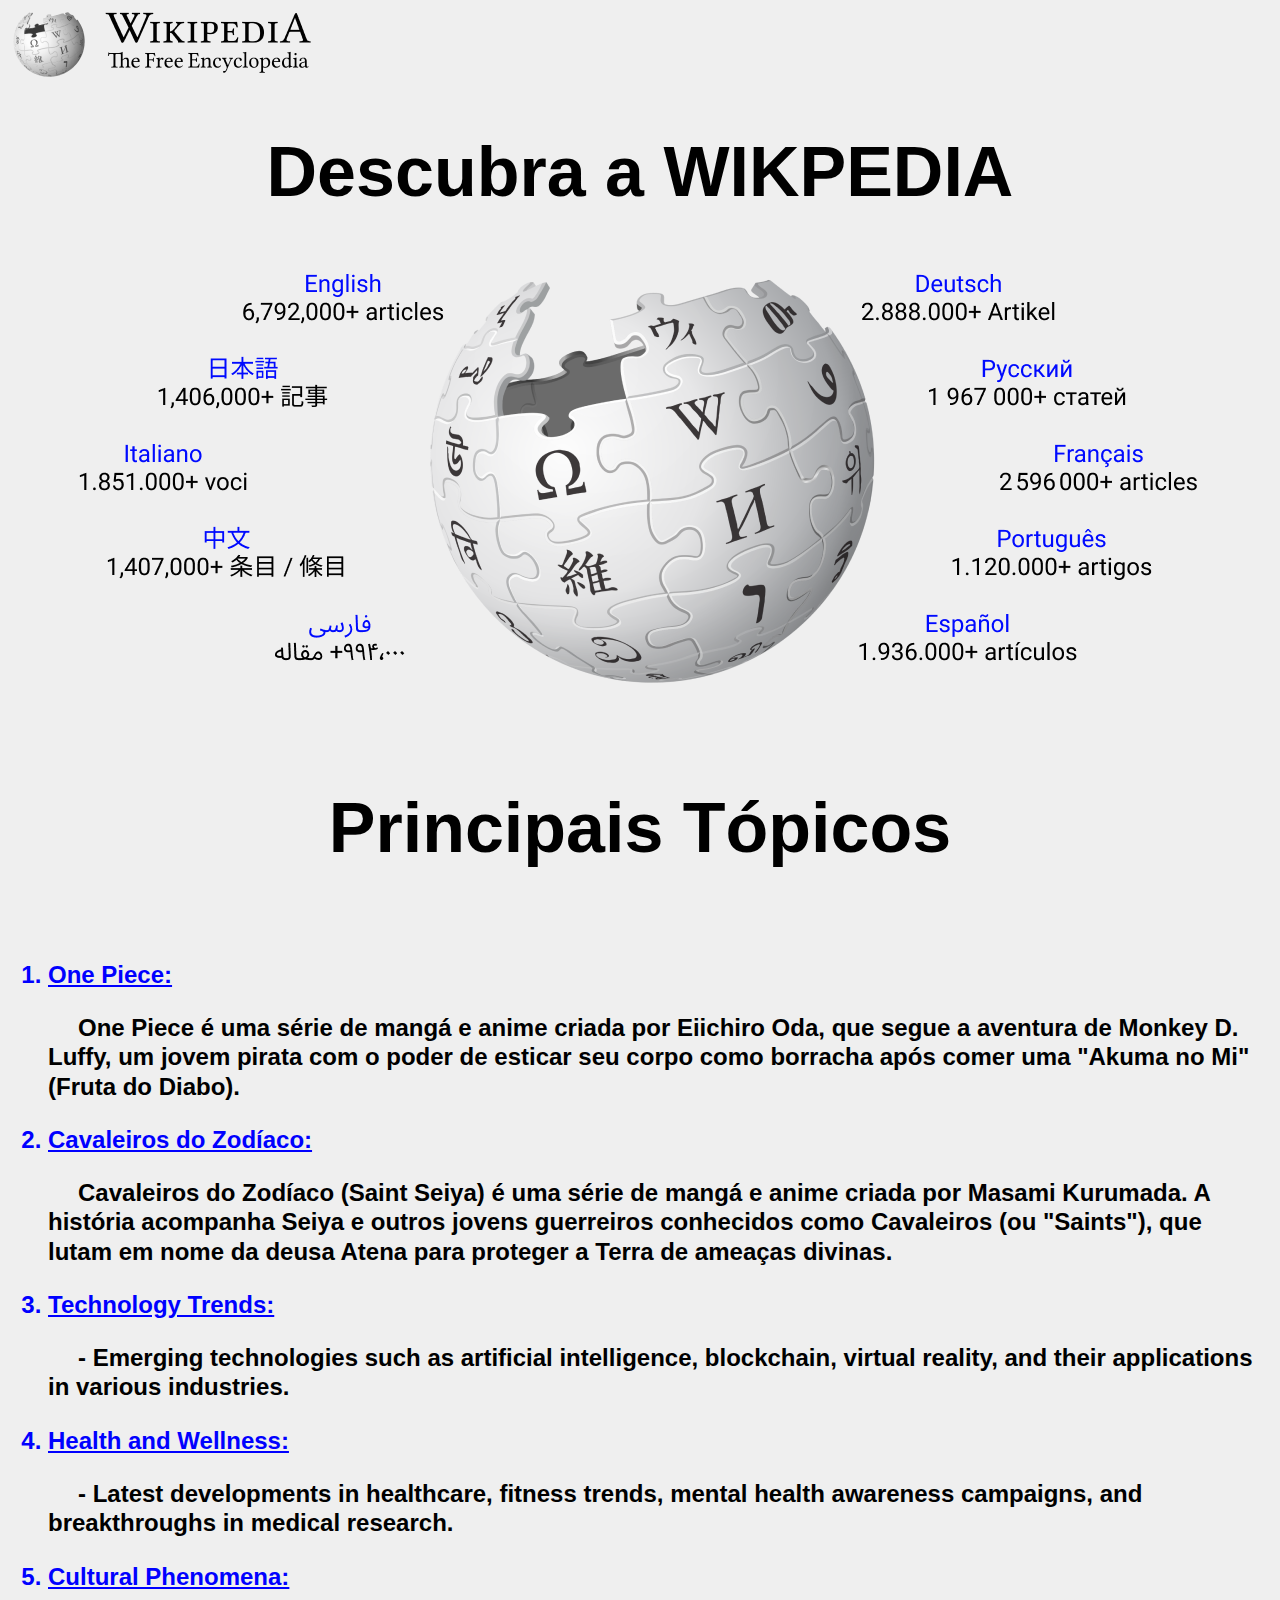
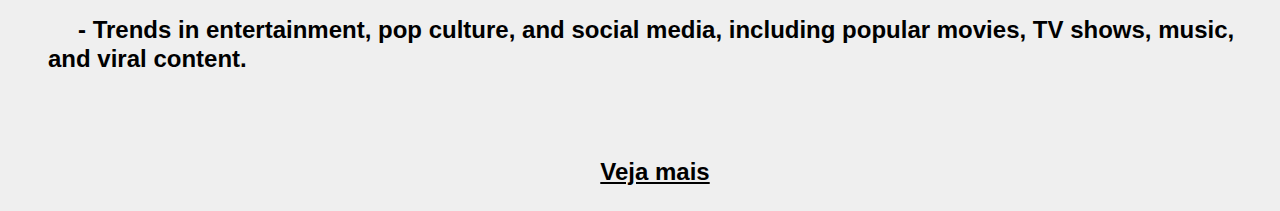
<file: index.html>
<!DOCTYPE html>
<html>
    <head>
        <link rel="stylesheet" href="pagina1.css">	
	</head>
    <body>

        <img src="logoWiki.png" >  
        <br>
        <h1>Descubra a WIKPEDIA</h1>
        <p id="linha"></p>
        <div id="mundoWiki">
            <img src="mundoWiki.png">
        </div>
        <br>
        <br>
        <h1>Principais Tópicos</h1>
        <p id="linha"></p>
        <br>
        <ol>
            
            <li><u>One Piece:</u></li>
            <p>One Piece é uma série de mangá e anime criada por Eiichiro Oda, que segue a aventura de Monkey D. Luffy, um jovem pirata com o poder de esticar seu corpo como borracha após comer uma "Akuma no Mi" (Fruta do Diabo).</p>
            <li><u>Cavaleiros do Zodíaco:</u></li>
            <p>Cavaleiros do Zodíaco (Saint Seiya) é uma série de mangá e anime criada por Masami Kurumada. A história acompanha Seiya e outros jovens guerreiros conhecidos como Cavaleiros (ou "Saints"), que lutam em nome da deusa Atena para proteger a Terra de ameaças divinas.</p>
            <li><u>Technology Trends:</u></li>
            <p>- Emerging technologies such as artificial intelligence, blockchain, virtual reality, and their applications in various industries.</p>
            <li><u>Health and Wellness:</u></li>
            <p>- Latest developments in healthcare, fitness trends, mental health awareness campaigns, and breakthroughs in medical research.</p>
            <li><u>Cultural Phenomena:</u></li>
            <p>- Trends in entertainment, pop culture, and social media, including popular movies, TV shows, music, and viral content.</p>
        </ol>
        <br>
        <br>
        <p class="veja_mais">
            <u>
                <strong>Veja mais</strong>
            </u>
        </p>
    </body>
</html>
</file>
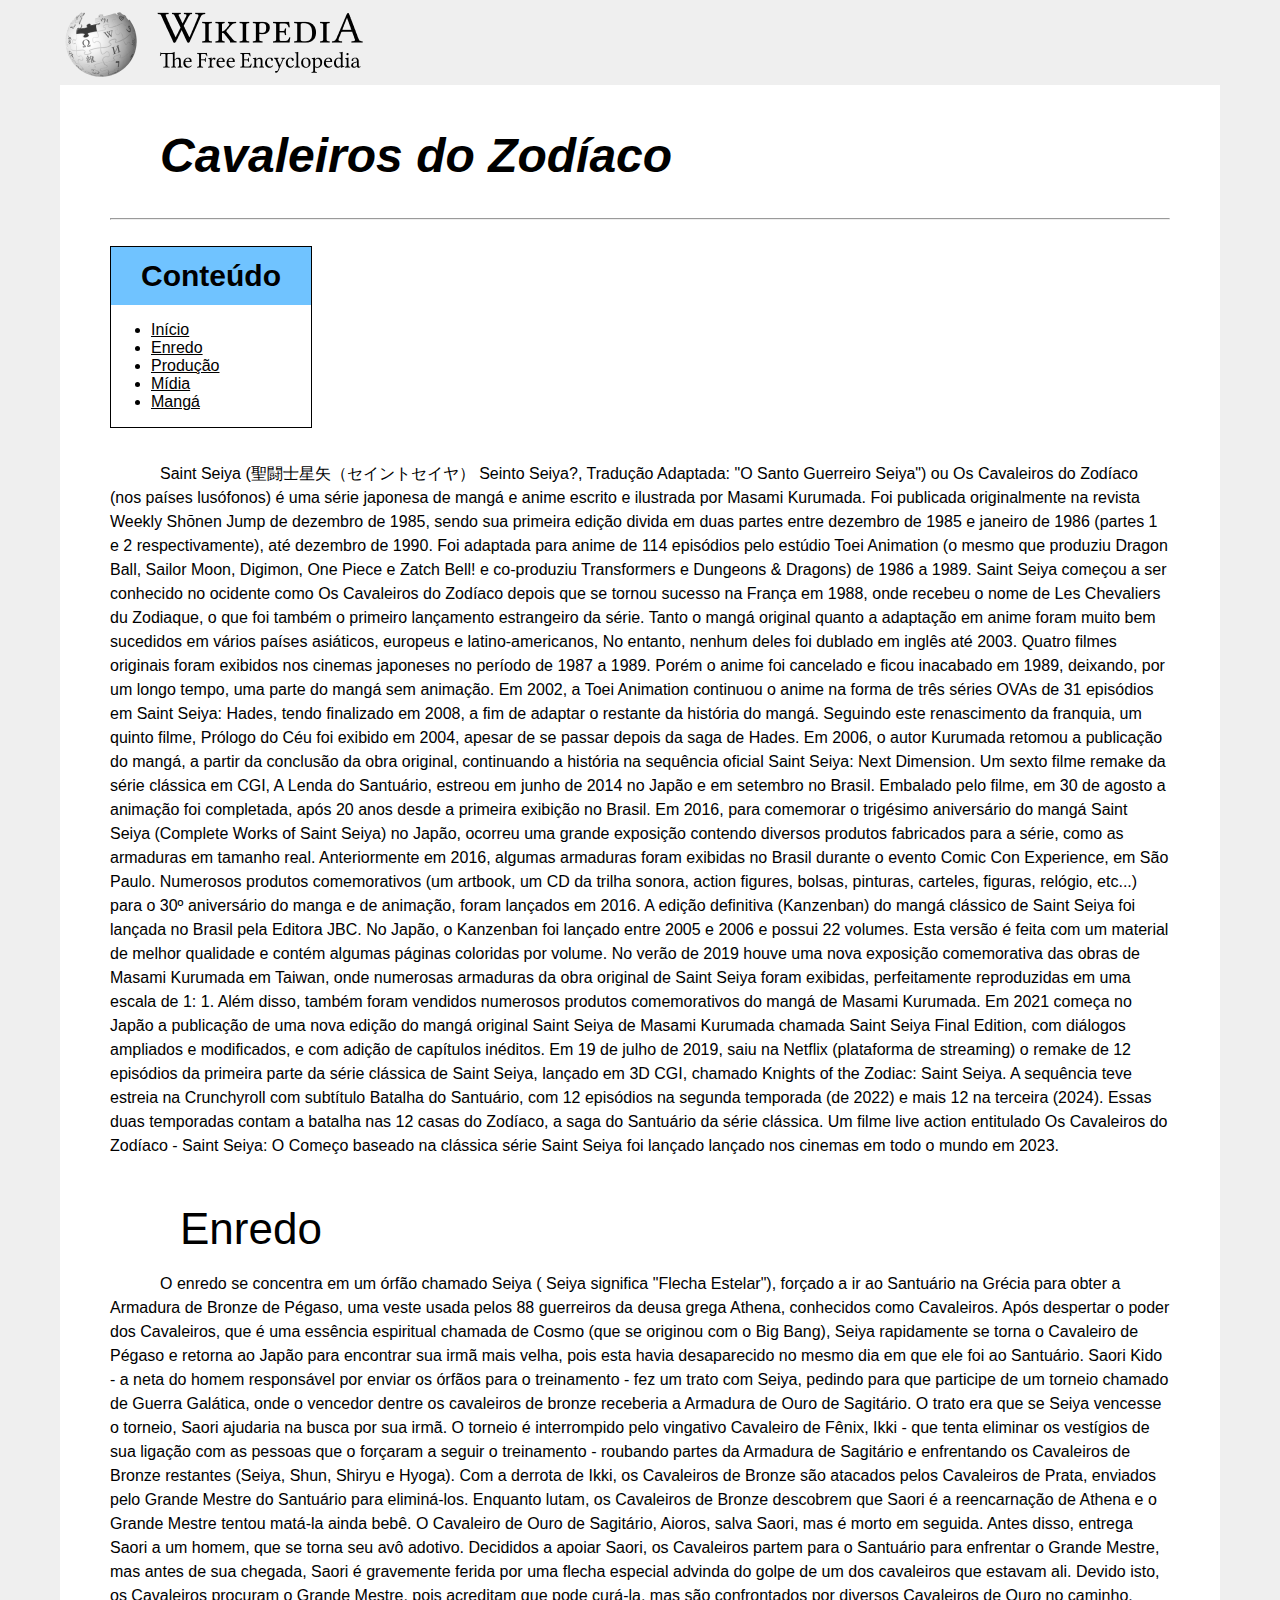
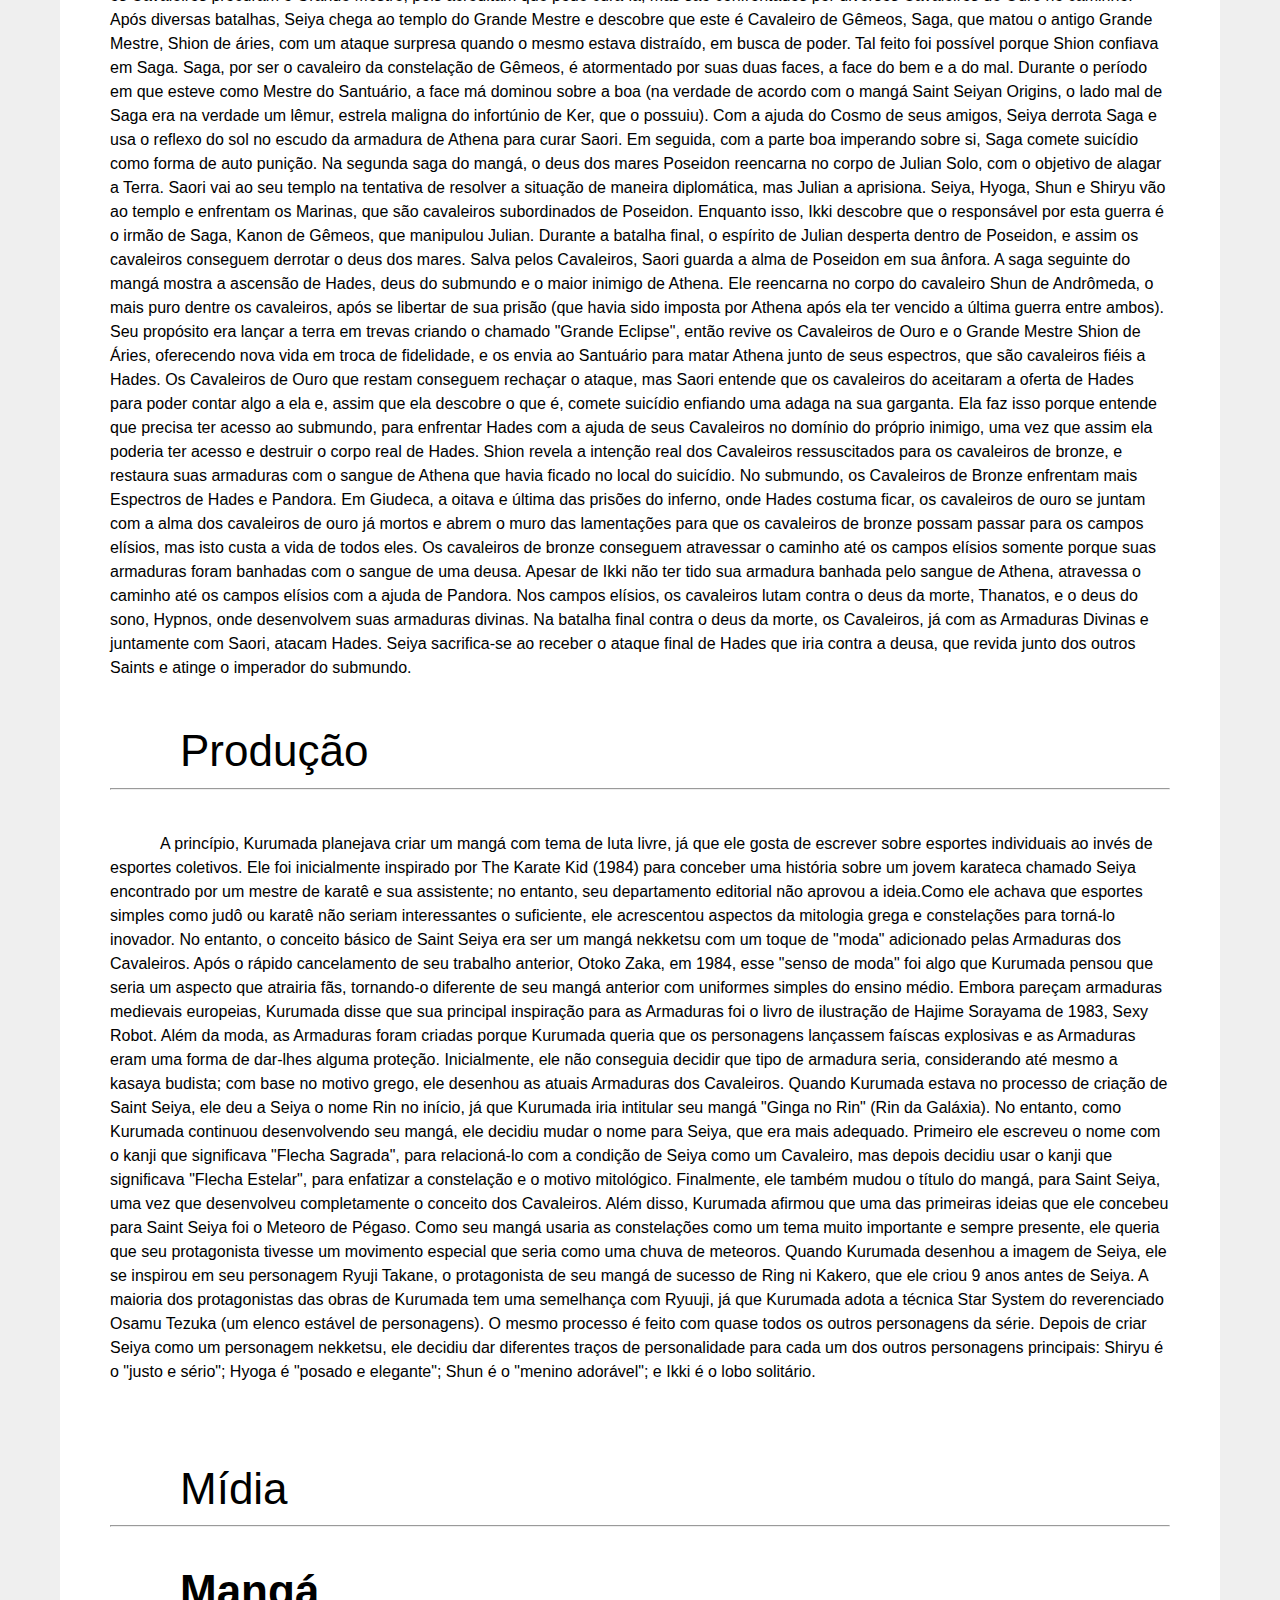
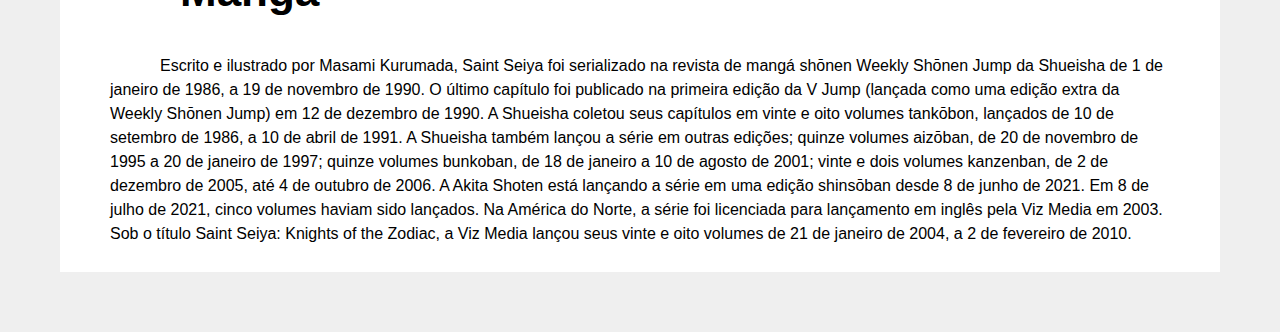
<file: cavaleiros.html>
<!DOCTYPE html>
<html>
    <head>
        <link rel="stylesheet" href="paginas_2_3.css">

    </head>
    <body>

        <img src="logoWiki.png" >  

        <div class="div1">

            <div class="div2">

                <h1>Cavaleiros do Zodíaco</h1>
                <hr>
                <br>
                <div class="menu">
                    <div class="conteudo">
                        Conteúdo
                    </div>
                    <div>
                        <ul class="lista">
                            <u>
                                <li>Início</li>
                                <li>Enredo</li>
                                <li>Produção</li>
                                <li>Mídia</li>
                                <li>Mangá</li>
                            </u>
                        </ul>
                    </div>
                </div>
                <br>
                <p>Saint Seiya (聖闘士星矢（セイントセイヤ） Seinto Seiya?, Tradução Adaptada: "O Santo Guerreiro Seiya") ou Os Cavaleiros do Zodíaco (nos países lusófonos) é uma série japonesa de mangá e anime escrito e ilustrada por Masami Kurumada. Foi publicada originalmente na revista Weekly Shōnen Jump  de dezembro de 1985, sendo sua primeira edição divida em duas partes  entre dezembro de 1985 e janeiro de 1986 (partes 1 e 2 respectivamente),  até dezembro de 1990.
                    Foi adaptada para anime de 114 episódios pelo estúdio Toei Animation (o mesmo que produziu Dragon Ball, Sailor Moon, Digimon, One Piece e Zatch Bell! e co-produziu Transformers e Dungeons  & Dragons) de 1986 a 1989.
                    Saint Seiya começou a ser conhecido no ocidente como Os Cavaleiros do Zodíaco depois que se tornou sucesso na França em 1988, onde recebeu o nome de Les Chevaliers du Zodiaque, o que foi também o primeiro lançamento estrangeiro da série. Tanto o mangá original quanto a adaptação em anime foram muito bem sucedidos em vários países asiáticos, europeus e latino-americanos, No entanto, nenhum deles foi dublado em inglês até 2003. Quatro filmes originais foram exibidos nos cinemas japoneses no período de 1987 a 1989. Porém o anime foi cancelado e ficou inacabado em 1989, deixando, por um longo tempo, uma parte do mangá sem animação.
                    Em 2002, a Toei Animation continuou o anime na forma de três séries OVAs de 31 episódios em Saint Seiya: Hades, tendo finalizado em 2008, a fim de adaptar o restante da história do mangá. Seguindo este renascimento da franquia, um quinto filme, Prólogo do Céu foi exibido em 2004, apesar de se passar depois da saga de Hades.
                    Em 2006,  o autor Kurumada retomou a publicação do mangá, a partir da conclusão  da obra original, continuando a história na sequência oficial Saint Seiya: Next Dimension.
                    Um sexto filme remake da série clássica em CGI, A Lenda do Santuário, estreou em junho de 2014 no Japão e em setembro no Brasil. Embalado pelo filme, em 30 de agosto a animação foi completada, após 20 anos desde a primeira exibição no Brasil.
                    Em 2016,  para comemorar o trigésimo aniversário do mangá Saint Seiya (Complete  Works of Saint Seiya) no Japão, ocorreu uma grande exposição contendo  diversos produtos fabricados para a série, como as armaduras em tamanho  real. Anteriormente em 2016, algumas armaduras foram exibidas no Brasil durante o evento Comic Con Experience, em São Paulo. Numerosos produtos comemorativos (um artbook, um CD da trilha sonora, action figures, bolsas, pinturas, carteles, figuras, relógio, etc...) para o 30º aniversário do manga e de animação, foram lançados em 2016. A edição definitiva (Kanzenban) do mangá clássico de Saint Seiya foi lançada no Brasil pela Editora JBC. No Japão, o Kanzenban foi lançado entre 2005 e 2006 e possui 22 volumes. Esta versão é feita com um material de melhor qualidade e contém algumas páginas coloridas por volume. No verão de 2019  houve uma nova exposição comemorativa das obras de Masami Kurumada em  Taiwan, onde numerosas armaduras da obra original de Saint Seiya foram  exibidas, perfeitamente reproduzidas em uma escala de 1: 1. Além disso,  também foram vendidos numerosos produtos comemorativos do mangá de  Masami Kurumada. Em 2021 começa no Japão a publicação de uma nova edição do mangá original Saint Seiya de Masami Kurumada chamada Saint Seiya Final Edition, com diálogos ampliados e modificados, e com adição de capítulos inéditos. 
                    Em 19 de julho de 2019, saiu na Netflix  (plataforma de streaming) o remake de 12 episódios da primeira parte da  série clássica de Saint Seiya, lançado em 3D CGI, chamado Knights of the Zodiac: Saint Seiya. A sequência teve estreia na Crunchyroll com subtítulo Batalha do Santuário, com 12 episódios na segunda temporada (de 2022) e mais 12 na terceira (2024). Essas duas temporadas contam a batalha nas 12 casas do Zodíaco, a saga do Santuário da série clássica.
                    Um filme live action entitulado Os Cavaleiros do Zodíaco - Saint Seiya: O Começo baseado na clássica série Saint Seiya foi lançado lançado nos cinemas em todo o mundo em 2023.</p>
                <h3 id="titulo3">Enredo</h3>
                <p>O enredo se concentra em um órfão chamado Seiya ( Seiya significa "Flecha Estelar"), forçado a ir ao Santuário na Grécia para obter a Armadura de Bronze de Pégaso, uma veste usada pelos 88 guerreiros da deusa grega Athena, conhecidos como Cavaleiros.
                    Após despertar o poder dos Cavaleiros, que é uma essência espiritual chamada de Cosmo (que se originou com o Big Bang),  Seiya rapidamente se torna o Cavaleiro de Pégaso e retorna ao Japão  para encontrar sua irmã mais velha, pois esta havia desaparecido no  mesmo dia em que ele foi ao Santuário. Saori Kido  - a neta do homem responsável por enviar os órfãos para o treinamento -  fez um trato com Seiya, pedindo para que participe de um torneio  chamado de Guerra Galática, onde o vencedor dentre os cavaleiros de  bronze receberia a Armadura de Ouro de Sagitário. O trato era que se  Seiya vencesse o torneio, Saori ajudaria na busca por sua irmã.
                    O torneio é interrompido pelo vingativo Cavaleiro de Fênix, Ikki -  que tenta eliminar os vestígios de sua ligação com as pessoas que o  forçaram a seguir o treinamento - roubando partes da Armadura de  Sagitário e enfrentando os Cavaleiros de Bronze restantes (Seiya, Shun,  Shiryu e Hyoga). Com a derrota de Ikki, os Cavaleiros de Bronze são  atacados pelos Cavaleiros de Prata, enviados pelo Grande Mestre do  Santuário para eliminá-los. Enquanto lutam, os Cavaleiros de Bronze  descobrem que Saori é a reencarnação de Athena e o Grande Mestre tentou  matá-la ainda bebê. O Cavaleiro de Ouro de Sagitário, Aioros, salva  Saori, mas é morto em seguida. Antes disso, entrega Saori a um homem,  que se torna seu avô adotivo. Decididos a apoiar Saori, os Cavaleiros  partem para o Santuário para enfrentar o Grande Mestre, mas antes de sua  chegada, Saori é gravemente ferida por uma flecha especial advinda do  golpe de um dos cavaleiros que estavam ali. Devido isto, os Cavaleiros  procuram o Grande Mestre, pois acreditam que pode curá-la, mas são  confrontados por diversos Cavaleiros de Ouro no caminho. Após diversas  batalhas, Seiya chega ao templo do Grande Mestre e descobre que este é  Cavaleiro de Gêmeos, Saga, que matou o antigo Grande Mestre, Shion de  áries, com um ataque surpresa quando o mesmo estava distraído, em busca  de poder. Tal feito foi possível porque Shion confiava em Saga.
                    Saga, por ser o cavaleiro da constelação  de Gêmeos, é atormentado por suas duas faces, a face do bem e a do mal.  Durante o período em que esteve como Mestre do Santuário, a face má  dominou sobre a boa (na verdade de acordo com o mangá Saint Seiyan  Origins, o lado mal de Saga era na verdade um lêmur, estrela maligna do  infortúnio de Ker, que o possuiu). Com a ajuda do Cosmo de seus amigos,  Seiya derrota Saga e usa o reflexo do sol no escudo da armadura de  Athena para curar Saori. Em seguida, com a parte boa imperando sobre si,  Saga comete suicídio como forma de auto punição.
                    Na segunda saga do mangá, o deus dos mares Poseidon  reencarna no corpo de Julian Solo, com o objetivo de alagar a Terra.  Saori vai ao seu templo na tentativa de resolver a situação de maneira  diplomática, mas Julian a aprisiona. Seiya, Hyoga, Shun e Shiryu vão ao  templo e enfrentam os Marinas, que são cavaleiros subordinados de  Poseidon. Enquanto isso, Ikki descobre que o responsável por esta guerra  é o irmão de Saga, Kanon de Gêmeos, que manipulou Julian. Durante a  batalha final, o espírito de Julian desperta dentro de Poseidon, e assim  os cavaleiros conseguem derrotar o deus dos mares. Salva pelos  Cavaleiros, Saori guarda a alma de Poseidon em sua ânfora.
                    A saga seguinte do mangá mostra a ascensão de Hades,  deus do submundo e o maior inimigo de Athena. Ele reencarna no corpo do  cavaleiro Shun de Andrômeda, o mais puro dentre os cavaleiros, após se  libertar de sua prisão (que havia sido imposta por Athena após ela ter  vencido a última guerra entre ambos). Seu propósito era lançar a terra  em trevas criando o chamado "Grande Eclipse", então revive os Cavaleiros  de Ouro e o Grande Mestre Shion de Áries, oferecendo nova vida em troca  de fidelidade, e os envia ao Santuário para matar Athena junto de seus  espectros, que são cavaleiros fiéis a Hades. Os Cavaleiros de Ouro que  restam conseguem rechaçar o ataque, mas Saori entende que os cavaleiros  do aceitaram a oferta de Hades para poder contar algo a ela e, assim que  ela descobre o que é, comete suicídio enfiando uma adaga na sua  garganta. Ela faz isso porque entende que precisa ter acesso ao  submundo, para enfrentar Hades com a ajuda de seus Cavaleiros no domínio  do próprio inimigo, uma vez que assim ela poderia ter acesso e destruir  o corpo real de Hades.
                    Shion revela a intenção real dos Cavaleiros ressuscitados para os  cavaleiros de bronze, e restaura suas armaduras com o sangue de Athena  que havia ficado no local do suicídio. No submundo, os Cavaleiros de  Bronze enfrentam mais Espectros de Hades e Pandora.  Em Giudeca, a oitava e última das prisões do inferno, onde Hades  costuma ficar, os cavaleiros de ouro se juntam com a alma dos cavaleiros  de ouro já mortos e abrem o muro das lamentações para que os cavaleiros  de bronze possam passar para os campos elísios, mas isto custa a vida  de todos eles. Os cavaleiros de bronze conseguem atravessar o caminho  até os campos elísios somente porque suas armaduras foram banhadas com o  sangue de uma deusa. Apesar de Ikki não ter tido sua armadura banhada  pelo sangue de Athena, atravessa o caminho até os campos elísios com a  ajuda de Pandora. Nos campos elísios, os cavaleiros lutam contra o deus  da morte, Thanatos, e o deus do sono, Hypnos,  onde desenvolvem suas armaduras divinas. Na batalha final contra o deus  da morte, os Cavaleiros, já com as Armaduras Divinas e juntamente com  Saori, atacam Hades. Seiya sacrifica-se ao receber o ataque final de  Hades que iria contra a deusa, que revida junto dos outros Saints e  atinge o imperador do submundo.</p>
                <h3 id="titulo3">Produção</h3>
                <hr>
                <br>
                <p>A princípio, Kurumada planejava criar um mangá com tema de luta livre, já que ele gosta de escrever sobre esportes individuais ao invés de esportes coletivos. Ele foi inicialmente inspirado por The Karate Kid (1984) para conceber uma história sobre um jovem karateca chamado Seiya encontrado por um mestre de karatê e sua assistente; no entanto, seu departamento editorial não aprovou a ideia.Como ele achava que esportes simples como judô ou karatê não seriam interessantes o suficiente, ele acrescentou aspectos da mitologia grega e constelações para torná-lo inovador. No entanto, o conceito básico de Saint Seiya era ser um mangá nekketsu com um toque de "moda" adicionado pelas Armaduras dos Cavaleiros. Após o rápido cancelamento de seu trabalho anterior, Otoko Zaka,  em 1984, esse "senso de moda" foi algo que Kurumada pensou que seria um  aspecto que atrairia fãs, tornando-o diferente de seu mangá anterior  com uniformes simples do ensino médio. Embora pareçam armaduras medievais europeias, Kurumada disse que sua principal inspiração para as Armaduras foi o livro de ilustração de Hajime Sorayama de 1983, Sexy Robot.  Além da moda, as Armaduras foram criadas porque Kurumada queria que os  personagens lançassem faíscas explosivas e as Armaduras eram uma forma  de dar-lhes alguma proteção. Inicialmente, ele não conseguia decidir que tipo de armadura seria, considerando até mesmo a kasaya budista; com base no motivo grego, ele desenhou as atuais Armaduras dos Cavaleiros.
                    Quando Kurumada estava no processo de criação de Saint Seiya,  ele deu a Seiya o nome Rin no início, já que Kurumada iria intitular  seu mangá "Ginga no Rin" (Rin da Galáxia). No entanto, como Kurumada  continuou desenvolvendo seu mangá, ele decidiu mudar o nome para Seiya,  que era mais adequado. Primeiro ele escreveu o nome com o kanji  que significava "Flecha Sagrada", para relacioná-lo com a condição de  Seiya como um Cavaleiro, mas depois decidiu usar o kanji que significava  "Flecha Estelar", para enfatizar a constelação e o motivo mitológico.  Finalmente, ele também mudou o título do mangá, para Saint Seiya,  uma vez que desenvolveu completamente o conceito dos Cavaleiros. Além  disso, Kurumada afirmou que uma das primeiras ideias que ele concebeu  para Saint Seiya foi o Meteoro de Pégaso. Como seu mangá usaria  as constelações como um tema muito importante e sempre presente, ele  queria que seu protagonista tivesse um movimento especial que seria como  uma chuva de meteoros.
                    Quando Kurumada desenhou a imagem de Seiya, ele se inspirou em  seu personagem Ryuji Takane, o protagonista de seu mangá de sucesso de Ring ni Kakero,  que ele criou 9 anos antes de Seiya. A maioria dos protagonistas das  obras de Kurumada tem uma semelhança com Ryuuji, já que Kurumada adota a  técnica Star System do reverenciado Osamu Tezuka (um elenco estável de personagens). O mesmo processo é feito com quase todos os outros personagens da série. Depois de criar Seiya como um personagem nekketsu,  ele decidiu dar diferentes traços de personalidade para cada um dos  outros personagens principais: Shiryu é o "justo e sério"; Hyoga é  "posado e elegante"; Shun é o "menino adorável"; e Ikki é o lobo  solitário.</p>
                <br>
                <h3  id="titulo3">Mídia</h3>
                <hr>
                <h2>Mangá</h2>
                <p>Escrito e ilustrado por Masami Kurumada, Saint Seiya foi serializado na revista de mangá shōnen Weekly Shōnen Jump da Shueisha de 1 de janeiro de 1986, a 19 de novembro de 1990. O último capítulo foi publicado na primeira edição da V Jump (lançada como uma edição extra da Weekly Shōnen Jump) em 12 de dezembro de 1990. A Shueisha coletou seus capítulos em vinte e oito volumes tankōbon, lançados de 10 de setembro de 1986, a 10 de abril de 1991. A Shueisha também lançou a série em outras edições; quinze volumes aizōban, de 20 de novembro de 1995 a 20 de janeiro de 1997; quinze volumes bunkoban, de 18 de janeiro a 10 de agosto de 2001; vinte e dois volumes kanzenban, de 2 de dezembro de 2005, até 4 de outubro de 2006. A Akita Shoten está lançando a série em uma edição shinsōban desde 8 de junho de 2021. Em 8 de julho de 2021, cinco volumes haviam sido lançados.
                    Na América do Norte, a série foi licenciada para lançamento em inglês pela Viz Media em 2003. Sob o título Saint Seiya: Knights of the Zodiac, a Viz Media lançou seus vinte e oito volumes de 21 de janeiro de 2004, a 2 de fevereiro de 2010.</p>
            </div>
        </div>
    </body>
</html>
</file>
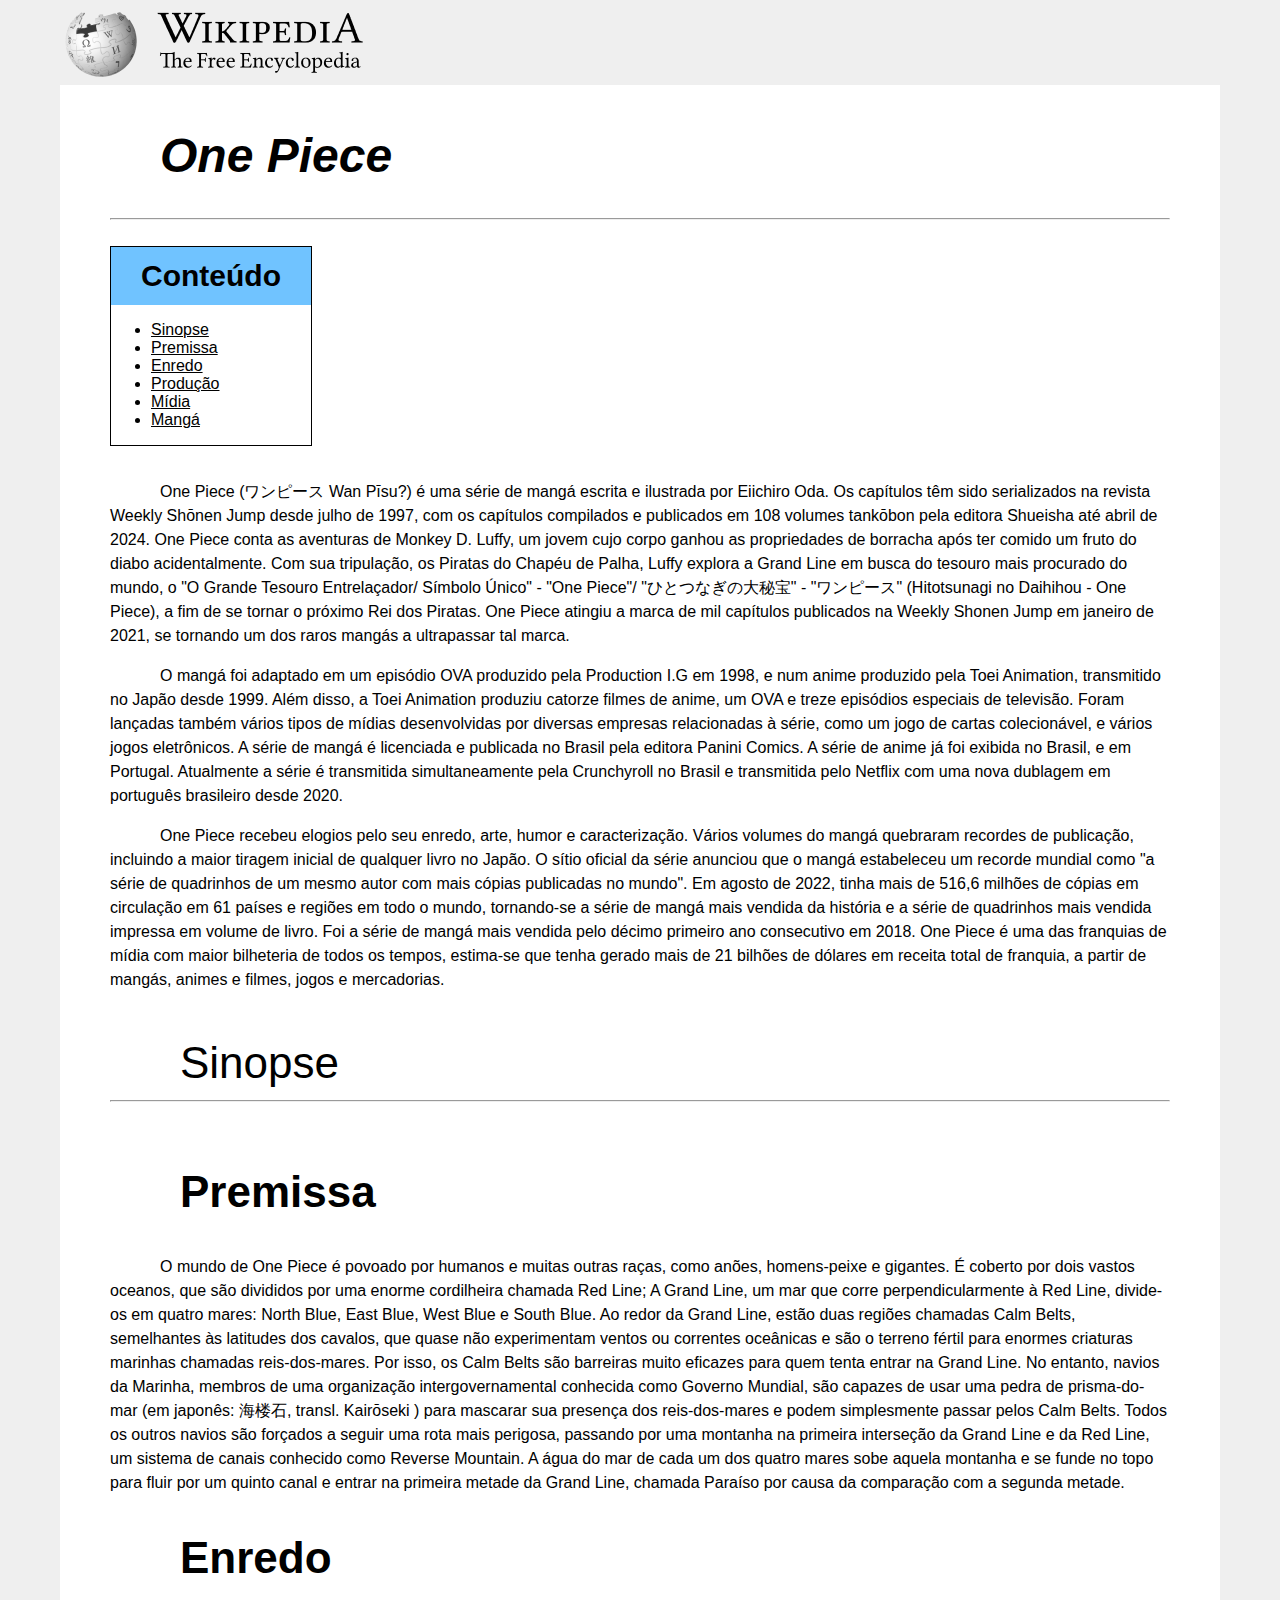
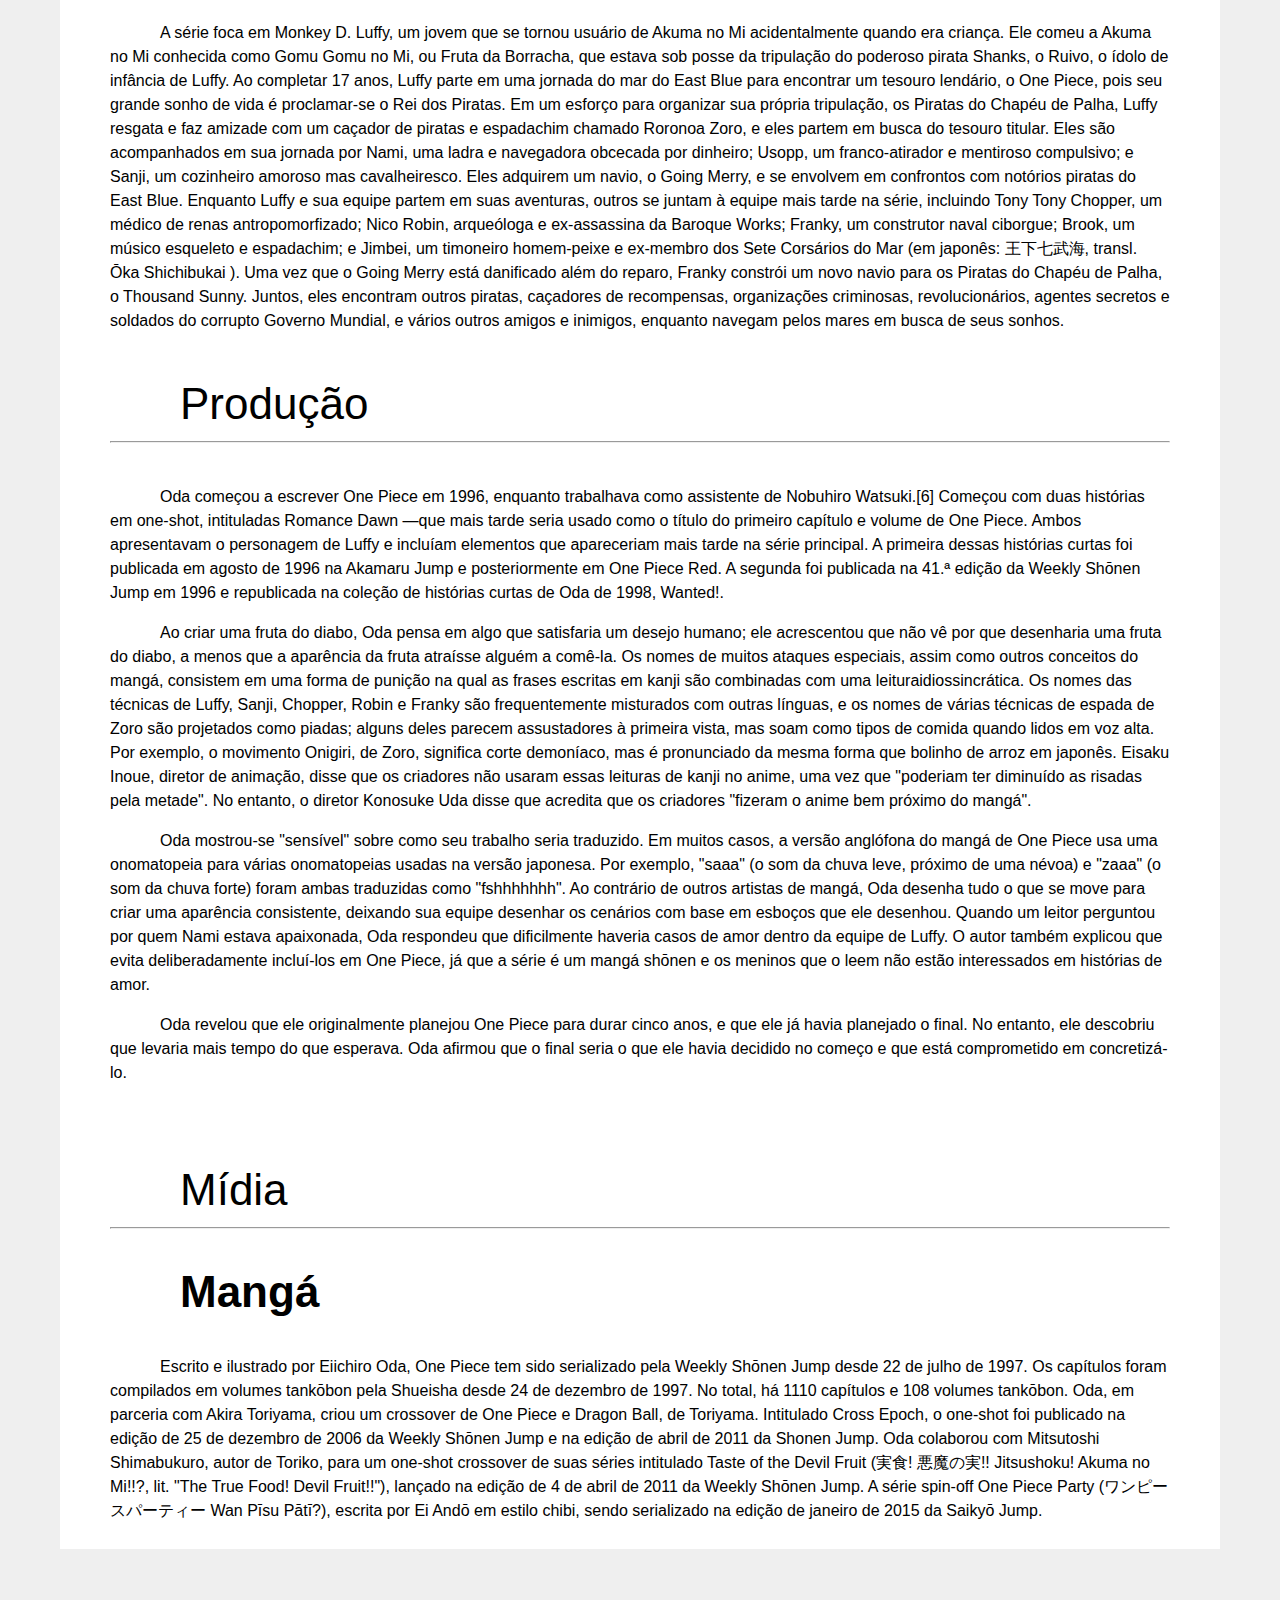
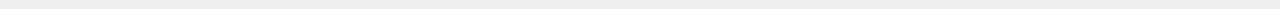
<file: onepiece.html>
<!DOCTYPE html>
<html>
    <head>
        <link rel="stylesheet" href="paginas_2_3.css">

    </head>
    <body>
        
        <img src="logoWiki.png" >  

        <div class="div1">

            <div class="div2">

                <h1>One Piece</h1>
                <hr>
                <br>
                <div class="menu">
                    <div class="conteudo">
                        Conteúdo
                    </div>
                    <div>
                        <ul class="lista">
                            <u>
                                <li>Sinopse</li>
                                <li>Premissa</li>
                                <li>Enredo</li>
                                <li>Produção</li>
                                <li>Mídia</li>
                                <li>Mangá</li>
                            </u>
                        </ul>
                    </div>
                </div>
                <br>
                <p>One Piece (ワンピース Wan Pīsu?) é uma série de mangá escrita e ilustrada por Eiichiro Oda. Os capítulos têm sido serializados na revista Weekly Shōnen Jump desde julho de 1997, com os capítulos compilados e publicados em 108 volumes tankōbon pela editora Shueisha até abril de 2024. One Piece conta as aventuras de Monkey D. Luffy,  um jovem cujo corpo ganhou as propriedades de borracha após ter comido  um fruto do diabo acidentalmente. Com sua tripulação, os Piratas do  Chapéu de Palha, Luffy explora a Grand Line  em busca do tesouro mais procurado do mundo, o "O Grande Tesouro  Entrelaçador/ Símbolo Único" - "One Piece"/ "ひとつなぎの大秘宝" - "ワンピース" (Hitotsunagi no Daihihou - One Piece), a fim de se tornar o próximo Rei dos Piratas. One Piece atingiu a marca de mil capítulos publicados na Weekly Shonen Jump em janeiro de 2021, se tornando um dos raros mangás a ultrapassar tal marca.</p>
                <p>O mangá foi adaptado em um episódio OVA produzido pela Production I.G em 1998, e num anime produzido pela Toei Animation, transmitido no Japão desde 1999. Além disso, a Toei Animation  produziu catorze filmes de anime, um OVA e treze episódios especiais de  televisão. Foram lançadas também vários tipos de mídias desenvolvidas  por diversas empresas relacionadas à série, como um jogo de cartas colecionável, e vários jogos eletrônicos. A série de mangá é licenciada e publicada no Brasil pela editora Panini Comics. A série de anime já foi exibida no Brasil, e em Portugal. Atualmente a série é transmitida simultaneamente pela Crunchyroll no Brasil e transmitida pelo Netflix com uma nova dublagem em português brasileiro desde 2020.</p>
                <p>One Piece recebeu elogios pelo seu enredo,  arte, humor e caracterização. Vários volumes do mangá quebraram  recordes de publicação, incluindo a maior tiragem inicial de qualquer  livro no Japão. O sítio oficial da série anunciou que o mangá  estabeleceu um recorde mundial  como "a série de quadrinhos de um mesmo autor com mais cópias  publicadas no mundo". Em agosto de 2022, tinha mais de 516,6 milhões de  cópias em circulação em 61 países e regiões em todo o mundo, tornando-se  a série de mangá mais vendida da história  e a série de quadrinhos mais vendida impressa em volume de livro. Foi a  série de mangá mais vendida pelo décimo primeiro ano consecutivo em  2018. One Piece é uma das franquias de mídia com maior bilheteria  de todos os tempos, estima-se que tenha gerado mais de 21 bilhões de  dólares em receita total de franquia, a partir de mangás, animes e  filmes, jogos e mercadorias.</p>
                <h3 id="titulo3">Sinopse</h3>
                <hr>
                <br>
                <h2>Premissa</h2>
                <p>O mundo de One Piece é povoado por humanos e muitas outras raças, como anões, homens-peixe e gigantes. É coberto por dois vastos oceanos, que são divididos por uma enorme cordilheira chamada Red Line; A Grand Line, um mar que corre perpendicularmente à Red Line, divide-os em quatro mares: North Blue, East Blue, West Blue e South Blue. Ao redor da Grand Line, estão duas regiões chamadas Calm Belts, semelhantes às latitudes dos cavalos, que quase não experimentam ventos ou correntes oceânicas  e são o terreno fértil para enormes criaturas marinhas chamadas  reis-dos-mares. Por isso, os Calm Belts são barreiras muito eficazes  para quem tenta entrar na Grand Line. No entanto, navios da Marinha, membros de uma organização intergovernamental conhecida como Governo Mundial, são capazes de usar uma pedra de prisma-do-mar (em japonês:  海楼石, transl. Kairōseki ) para mascarar sua presença dos reis-dos-mares e podem simplesmente  passar pelos Calm Belts. Todos os outros navios são forçados a seguir  uma rota mais perigosa, passando por uma montanha na primeira interseção da Grand Line e da Red Line, um sistema de canais conhecido como Reverse Mountain. A água do mar  de cada um dos quatro mares sobe aquela montanha e se funde no topo  para fluir por um quinto canal e entrar na primeira metade da Grand  Line, chamada Paraíso por causa da comparação com a segunda metade.</p>
                <h2>Enredo</h2>
                <p>A série foca em Monkey D. Luffy, um jovem que se tornou usuário de Akuma no Mi  acidentalmente quando era criança. Ele comeu a Akuma no Mi conhecida  como Gomu Gomu no Mi, ou Fruta da Borracha, que estava sob posse da  tripulação do poderoso pirata Shanks, o Ruivo,  o ídolo de infância de Luffy. Ao completar 17 anos, Luffy parte em uma  jornada do mar do East Blue para encontrar um tesouro lendário, o One  Piece, pois seu grande sonho de vida é proclamar-se o Rei dos Piratas.  Em um esforço para organizar sua própria tripulação, os Piratas do Chapéu de Palha, Luffy resgata e faz amizade com um caçador de piratas e espadachim chamado Roronoa Zoro, e eles partem em busca do tesouro titular. Eles são acompanhados em sua jornada por Nami, uma ladra e navegadora obcecada por dinheiro; Usopp, um franco-atirador e mentiroso compulsivo; e Sanji, um cozinheiro amoroso mas cavalheiresco. Eles adquirem um navio, o Going Merry,  e se envolvem em confrontos com notórios piratas do East Blue. Enquanto  Luffy e sua equipe partem em suas aventuras, outros se juntam à equipe  mais tarde na série, incluindo Tony Tony Chopper, um médico de renas antropomorfizado; Nico Robin, arqueóloga e ex-assassina da Baroque Works; Franky, um construtor naval ciborgue; Brook, um músico esqueleto e espadachim; e Jimbei, um timoneiro homem-peixe e ex-membro dos Sete Corsários do Mar (em japonês:  王下七武海, transl. Ōka Shichibukai ). Uma vez que o Going Merry está danificado além do reparo, Franky constrói um novo navio para os Piratas do Chapéu de Palha, o Thousand Sunny. Juntos, eles encontram outros piratas, caçadores de recompensas, organizações criminosas, revolucionários, agentes secretos e soldados do corrupto Governo Mundial, e vários outros amigos e inimigos, enquanto navegam pelos mares em busca de seus sonhos.</p>
                <h3 id="titulo3">Produção</h3>
                <hr>
                <br>
                <p>Oda começou a escrever One Piece em 1996, enquanto trabalhava como assistente de Nobuhiro Watsuki.[6] Começou com duas histórias em one-shot, intituladas Romance Dawn  —que mais tarde seria usado como o título do primeiro capítulo e volume  de One Piece. Ambos apresentavam o personagem de Luffy e incluíam  elementos que apareceriam mais tarde na série principal. A primeira  dessas histórias curtas foi publicada em agosto de 1996 na Akamaru Jump e posteriormente em One Piece Red. A segunda foi publicada na 41.ª edição da Weekly Shōnen Jump em 1996 e republicada na coleção de histórias curtas de Oda de 1998, Wanted!.</p>
                <p>Ao criar uma fruta do diabo, Oda pensa em algo que satisfaria um  desejo humano; ele acrescentou que não vê por que desenharia uma fruta  do diabo, a menos que a aparência da fruta atraísse alguém a comê-la. Os nomes de muitos ataques especiais, assim como outros conceitos do  mangá, consistem em uma forma de punição na qual as frases escritas em kanji são combinadas com uma leituraidiossincrática.  Os nomes das técnicas de Luffy, Sanji, Chopper, Robin e Franky são  frequentemente misturados com outras línguas, e os nomes de várias  técnicas de espada de Zoro são projetados como piadas; alguns deles  parecem assustadores à primeira vista, mas soam como tipos de comida  quando lidos em voz alta. Por exemplo, o movimento Onigiri, de Zoro, significa corte demoníaco, mas é pronunciado da mesma forma que bolinho de arroz em japonês. Eisaku Inoue, diretor de animação, disse que os criadores não usaram essas leituras de kanji no anime, uma vez que "poderiam ter diminuído as risadas pela metade". No entanto, o diretor Konosuke Uda disse que acredita que os criadores "fizeram o anime bem próximo do mangá".</p>
                <p>Oda mostrou-se "sensível" sobre como seu trabalho seria traduzido. Em muitos casos, a versão anglófona do mangá de One Piece usa uma onomatopeia para várias onomatopeias usadas na versão japonesa. Por exemplo, "saaa" (o som da chuva leve, próximo de uma névoa) e "zaaa" (o som da chuva forte) foram ambas traduzidas como "fshhhhhhh".  Ao contrário de outros artistas de mangá, Oda desenha tudo o que se  move para criar uma aparência consistente, deixando sua equipe desenhar  os cenários com base em esboços que ele desenhou.  Quando um leitor perguntou por quem Nami estava apaixonada, Oda  respondeu que dificilmente haveria casos de amor dentro da equipe de  Luffy. O autor também explicou que evita deliberadamente incluí-los em One Piece, já que a série é um mangá shōnen e os meninos que o leem não estão interessados em histórias de amor.</p>
                <p>Oda revelou que ele originalmente planejou One Piece para  durar cinco anos, e que ele já havia planejado o final. No entanto, ele  descobriu que levaria mais tempo do que esperava. Oda afirmou que o  final seria o que ele havia decidido no começo e que está comprometido  em concretizá-lo.</p>
                <br>
                <h3  id="titulo3">Mídia</h3>
                <hr>
                <h2>Mangá</h2>
                <p>Escrito e ilustrado por Eiichiro Oda, One Piece tem sido serializado pela Weekly Shōnen Jump desde 22 de julho de 1997. Os capítulos foram compilados em volumes tankōbon pela Shueisha desde 24 de dezembro de 1997. No total, há 1110 capítulos e 108 volumes tankōbon. Oda, em parceria com Akira Toriyama, criou um crossover de One Piece e Dragon Ball, de Toriyama. Intitulado Cross Epoch, o one-shot foi publicado na edição de 25 de dezembro de 2006 da Weekly Shōnen Jump e na edição de abril de 2011 da Shonen Jump. Oda colaborou com Mitsutoshi Shimabukuro, autor de Toriko, para um one-shot crossover de suas séries intitulado Taste of the Devil Fruit (実食! 悪魔の実!! Jitsushoku! Akuma no Mi!!?, lit. "The True Food! Devil Fruit!!"), lançado na edição de 4 de abril de 2011 da Weekly Shōnen Jump. A série spin-off One Piece Party (ワンピースパーティー Wan Pīsu Pātī?), escrita por Ei Andō em estilo chibi, sendo serializado na edição de janeiro de 2015 da Saikyō Jump.</p>
            </div>
        </div>
    </body>
</html>
</file>
<file: pagina1.css>
body{
    background-color: #efefef;
    font-family: "Montserrat", sans-serif;
}

.temas{
    color: blue;
}
#mundoWiki{
    width: 100%;
    text-align: center;
    
}
h1{
    color: #000000;
    font-size: 70px;
    text-align: center;
    margin-bottom: 3px;
}
#linha{
    border-bottom: 10px solid;
    margin-left: 1080px;
    margin-right: 1080px;
    border-radius: 10px;
}

.veja_mais{
    text-align: center;
    color: #000000;
}
li{
    color: blue;
    font-weight: 700;
    font-size: 24px;
    line-height: 29.26px;
}
p{
    font-weight: 600;
    font-size: 24px;
    line-height: 29.26px;
    text-indent: 30px;
}

div{
    text-align: center;
}
</file>
<file: paginas_2_3.css>
.div1{
    background-color: white;
}

.div2{
    margin-left: 50px;
    margin-right: 50px;
    padding-top: 10px;
    padding-bottom: 10px;
}

h1{
    font-weight: 700;
    font-size: 48px;
    line-height: 58.51px;
    font-style: italic;
    text-indent: 50px;
    
}
.menu{
    text-align: center;
    border-bottom: 1px solid;
    border-left: 1px solid;
    border-right: 1px solid;
    border-top: 1px solid;
    margin-right: 80%;
    width: 200px;
}

#titulo3{
    font-weight: 500;
    font-size: 44px;
    line-height: 53.64px;
    text-indent: 70px;
    margin-bottom: 10px;

}


body{
    font-family: "Montserrat", sans-serif;
    background-color:  #efefef;
    margin-left: 60px;
    margin-right: 60px;
    margin-bottom: 60px;
}
p{
    height: 400;
    font-size: 16px;
    line-height: 24px;
    text-indent: 50px;

}
h2{
    height: 600;
    font-size: 44px;
    line-height: 53.64px;
    text-indent: 70px;

}
.conteudo{
    background-color: #70C3FF;
    font-weight: 700;
    font-size: 30px;
    line-height: 58.51px;
    border-bottom: 1px;
    
}


.lista{
    list-style-type: disc;
    padding-right: 40px;
    text-align: left;

}
</file>
